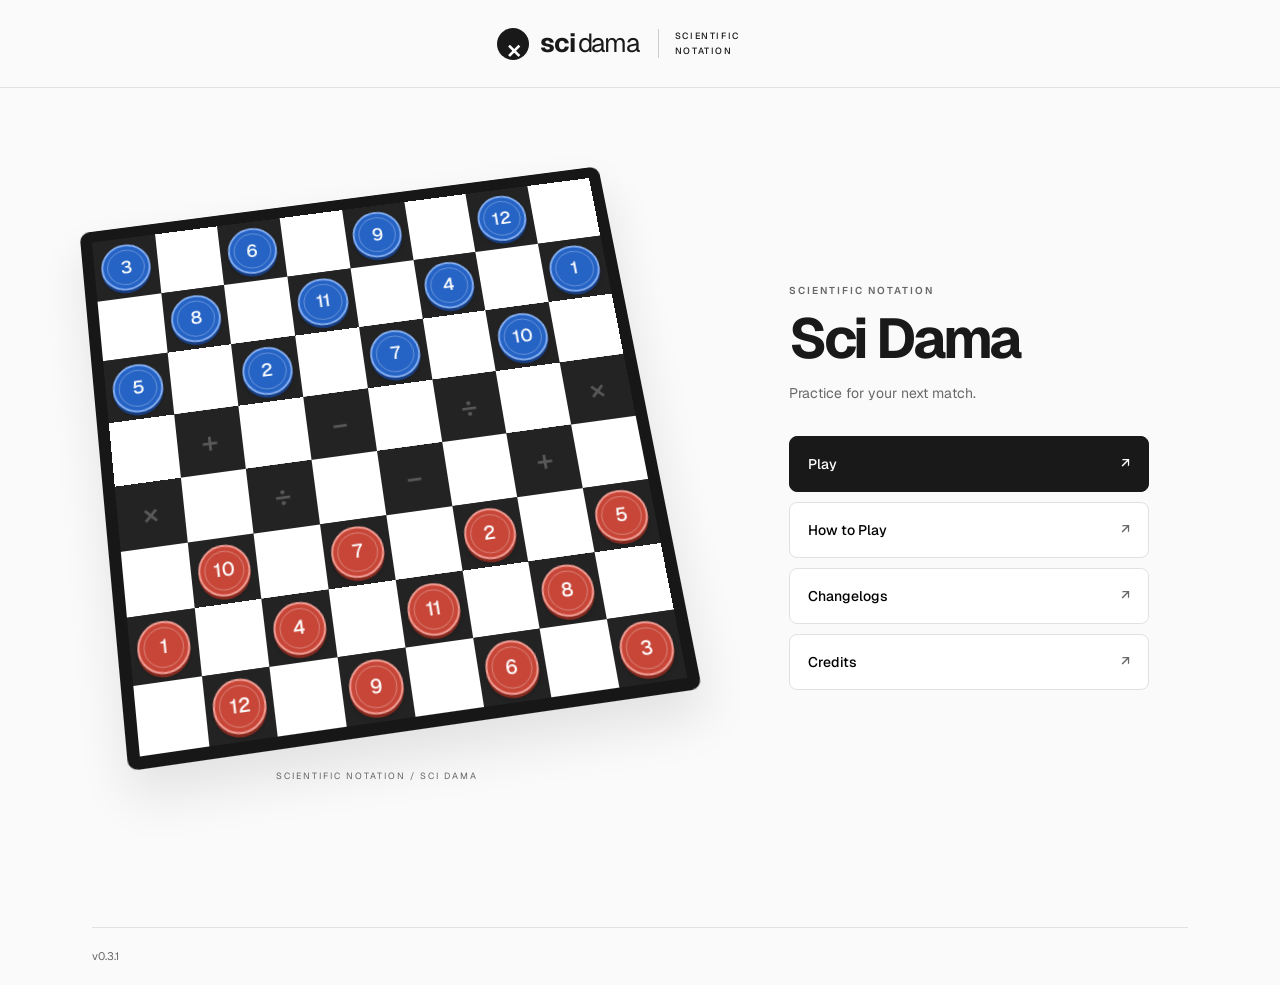
<file: index.html>
<!doctype html>
<html lang="en">
<head>
  <meta charset="UTF-8">
  <meta name="viewport" content="width=device-width, initial-scale=1">
  <meta name="theme-color" content="#fafafa">
  <meta name="description" content="Scientific-notation Sci-Dama practice for student competitors. Two players, automatic scoring, and move records.">
  <title>Sci Dama — Scientific-notation practice</title>
  <link rel="stylesheet" href="styles.css">
  <script defer src="engine.js"></script>
  <script defer src="app.js"></script>
</head>
<body>
  <header class="site-header">
    <a href="./" class="wordmark" aria-label="Sci Dama home"><span class="brand-mark">×</span> sci<span>dama</span><span class="edition">SCIENTIFIC NOTATION</span></a>
  </header>
  <main>
    <section id="home-screen" class="home-screen" aria-labelledby="menu-title">
      <div class="hero-art" aria-hidden="true"><div class="hero-board" id="hero-board"></div><span class="art-label">SCIENTIFIC NOTATION / SCI DAMA</span></div>
      <nav class="main-menu" aria-label="Main menu">
        <p class="eyebrow">SCIENTIFIC NOTATION</p><h1 id="menu-title" tabindex="-1">Sci Dama</h1><p class="menu-description">Practice for your next match.</p>
        <button class="menu-button resume-button" id="resume-button" hidden>Resume match <span aria-hidden="true">↗</span></button>
        <button class="menu-button menu-primary" id="play-button" aria-expanded="false" aria-controls="play-options">Play <span aria-hidden="true">↗</span></button>
        <div id="play-options" class="play-options" hidden>
          <fieldset><legend>Choose a mode</legend>
            <label class="mode-option"><input type="radio" name="mode" value="pvp" checked><span><strong>PvP</strong><small>2 players · Pass and play</small></span></label>
            <label class="mode-option"><input type="radio" name="mode" value="ai"><span><strong>PvAI</strong><small>Player vs computer</small></span></label>
            <label class="mode-option"><input type="radio" name="mode" value="playground"><span><strong>Playground</strong><small>Play both sides and test moves</small></span></label>
          </fieldset>
          <div id="ai-setting" class="ai-setting" hidden><label for="ai-level">Choose your opponent</label><select id="ai-level"><option value="dumbledore">Dumbledore · Easy</option><option value="joe" selected>Joe · Medium</option><option value="magnus">Magnus · Hard</option></select><p class="setup-note" id="ai-description">Looks two moves ahead for each side.</p><label for="ai-order">Your turn order</label><select id="ai-order"><option value="red" selected>First · Red</option><option value="blue">Second · Blue</option></select></div>
          <label class="timer-setting" id="timer-setting"><span>Move timer<small>1 minute each move</small></span><input id="timer-toggle" type="checkbox" role="switch"><span class="switch-state" aria-hidden="true">OFF</span></label>
          <p class="setup-note" id="timer-note">Board flips automatically after each PvP turn.</p>
          <button class="primary-button" id="start-button">Start game</button>
        </div>
        <button class="menu-button" id="rules-button">How to Play <span aria-hidden="true">↗</span></button>
        <button class="menu-button" id="changelog-button">Changelogs <span aria-hidden="true">↗</span></button>
        <button class="menu-button" id="credits-button">Credits <span aria-hidden="true">↗</span></button>
      </nav>
    </section>
    <section id="game-screen" hidden aria-label="Match">
    <div class="match-toolbar"><button class="text-button" id="menu-button">← Main menu</button><span id="mode-label">PvP · Pass and play</span><span id="move-clock" class="move-clock" role="timer" aria-label="Move time remaining" hidden>1:00</span></div>
    <div id="ai-panel" class="ai-panel" hidden><p id="ai-status" role="status" aria-live="polite"></p><button id="ai-retry" class="small-button" hidden>Retry opponent</button></div>
    <section class="game-layout" aria-label="Sci-Dama game">
      <div class="board-column">
        <div class="board-heading"><div><span class="live-dot" id="turn-dot"></span><strong id="turn-title" tabindex="-1">Red to move</strong><span id="turn-count">Turn 1</span></div><button class="small-button" id="flip-button" aria-label="Flip the board">↻ <span>Flip board</span></button></div>
        <div class="board-shell"><div id="board" class="board" role="group" aria-label="Sci-Dama board"></div><div id="rank-labels" class="rank-labels" aria-hidden="true"></div><div id="file-labels" class="file-labels" aria-hidden="true"></div></div>
        <div class="visually-hidden" id="message" role="status" aria-live="polite">Choose a red chip to begin.</div>
        <details class="chip-key"><summary>Meet your chips <span>12 values in scientific notation</span></summary><div id="chip-values"></div></details>
      </div>
      <aside class="sidebar">
        <section class="score-panel" aria-label="Live scores"><div class="section-label">THE SCOREBOARD <span>LOWER WINS</span></div><div id="scores"></div><p class="score-footnote">Running totals · Remaining chips are added at the end.</p></section>
        <section class="history-panel" aria-label="Move history"><div class="history-header"><h2>Move history</h2><span id="move-badge">0</span></div><div id="history" class="history-list"></div></section>
        <div class="game-actions"><button class="secondary-button" id="undo-button">↶ Undo turn</button><button class="secondary-button" id="export-button">↓ Save record</button><button class="secondary-button" id="finish-button">Finish & score</button><button class="secondary-button" id="new-button">New game</button></div>
        <p class="storage-error" id="save-status" role="status" hidden></p>
      </aside>
    </section>
    </section>
    <footer><span>v0.3.1</span></footer>
  </main>
  <dialog id="rules-dialog" class="info-dialog" aria-labelledby="rules-title"><div class="dialog-heading"><p class="eyebrow">THE BASICS</p><button class="close-button" data-close="rules-dialog" aria-label="Close rules">×</button></div><h2 id="rules-title">How to play</h2><p>Red starts. Play another person in PvP, the computer in PvAI, or both sides in Playground. The lower final score wins.</p><p>In PvAI, choose First (Red) or Second (Blue). Red always opens; if you choose Blue, the computer moves first. The board stays facing your side. Dumbledore deliberately chooses poor moves; Joe aims to look two moves ahead for each side; Magnus searches deeper within a thinking-time limit. Magnus is our strongest level, not guaranteed unbeatable. PvAI is untimed. Undo takes back your move and the computer’s reply.</p><ol><li><strong>Move diagonally.</strong> Ordinary chips move one square forward and capture forward or backward. A dama travels along an open diagonal.</li><li><strong>Captures are compulsory.</strong> If a dama can capture, it takes priority over every ordinary chip. Within the same class, you must take the path capturing the most pieces.</li><li><strong>Score on landing.</strong> Apply the landing square’s operation to the capturing chip’s value first and the captured chip’s value second. Each jump is scored separately using the chip’s original value.</li><li><strong>Dama changes the score.</strong> Multiply a capture result by 2 if either chip is dama, or by 4 if both are dama.</li><li><strong>Finish and compare.</strong> Add the values of each player’s remaining chips to their running total. Lower wins. A move without a capture adds no points.</li></ol><details open><summary>Practice-version decisions</summary><p>PvP flips the board after each completed turn. Playground lets you play both sides with manual board flipping. The optional PvP timer allows one minute for the entire turn, including multiple captures. Returning to the main menu pauses the timer. When time runs out, play pauses for player review; no winner is assigned automatically. Promotion occurs after the complete turn. Captured pieces are removed immediately. Equal-class, equal-count paths are both allowed. Remaining dama values are counted once. These edge cases need your review before tournament use.</p><p>Repetition does not end a game automatically. Use “Finish & score” when both players agree. Having no legal move ends play and compares final scores.</p></details><p class="numeric-note">Calculations and comparisons use exact fractions internally. The display shows up to 15 significant digits; ≈ marks a shortened result. Open a move’s calculation to see its exact value.</p><a href="https://tsoktok.blogspot.com/2011/09/dama-sci-notation.html" target="_blank" rel="noopener noreferrer">Original board and rules reference ↗</a></dialog>
  <dialog id="changelog-dialog" aria-labelledby="changelog-title"><div class="dialog-heading"><p class="eyebrow">VERSION HISTORY</p><button class="close-button" data-close="changelog-dialog" aria-label="Close changelogs">×</button></div><h2 id="changelog-title">Changelogs</h2><article class="release"><h3>v0.3.1 <small>November 16, 2026</small></h3><ul><li>Choose to move first as Red or second as Blue in PvAI.</li><li>The computer opens when you choose second; the board faces your side.</li><li>Turn order persists in saved matches and game records. Undo returns to your previous decision.</li></ul></article><article class="release"><h3>v0.3.0 <small>November 16, 2026</small></h3><ul><li>PvAI with Dumbledore, Joe, and Magnus opponents.</li><li>Local background search with exact score comparisons. No AI service or account needed.</li><li>Fixed human-facing board, decision-level undo, and resumable computer turns.</li><li>Computer thinking cancels safely when leaving, undoing, or finishing.</li><li>Bounded search strength; Magnus is the strongest level, not unbeatable.</li></ul></article><article class="release"><h3>v0.2.0 <small>November 16, 2026</small></h3><ul><li>Main menu with an animated board preview on desktop.</li><li>PvP pass and play with automatic board flipping.</li><li>Optional one-minute move timer with a pause on expiry.</li><li>Playground mode for playing both sides. PvAI marked as coming soon.</li><li>How to Play, Changelogs, and Credits in the main menu.</li><li>Black and white board, neutral background, and Geist throughout.</li><li>Version number in the footer; routine save notice removed.</li><li>Existing matches can be resumed from the menu.</li></ul></article><article class="release"><h3>v0.1.0 <small>November 16, 2026</small></h3><p>Local two-player game with exact scoring, compulsory captures, move history, save records, and undo. Initial interface refinement for student competitors.</p></article></dialog>
  <dialog id="credits-dialog" aria-labelledby="credits-title"><div class="dialog-heading"><p class="eyebrow">ABOUT THIS PROJECT</p><button class="close-button" data-close="credits-dialog" aria-label="Close credits">×</button></div><h2 id="credits-title">Credits</h2><p>This web app is developed using Codex.</p><p>Ideation by <strong>Engr. James Vincent Aves</strong>, former Sci-Dama player for:</p><ul><li>Cahagnaan Elementary School (2012–2014)</li><li>Bato School of Fisheries (2016–2019)</li></ul></dialog>
  <dialog id="timeout-dialog" aria-labelledby="timeout-title"><p class="eyebrow">MOVE TIMER</p><h2 id="timeout-title">Time is up.</h2><p id="timeout-copy"></p><p>Play is paused for review. Continue the same turn with a fresh minute, or finish and compare scores.</p><div class="dialog-actions"><button class="secondary-button" id="timeout-finish">Finish & score</button><button class="primary-button" id="timeout-continue">Continue turn</button></div></dialog>
  <dialog id="confirm-dialog" aria-labelledby="confirm-title" class="confirm-dialog"><h2 id="confirm-title"></h2><p id="confirm-copy"></p><div class="dialog-actions"><button class="secondary-button" data-close="confirm-dialog">Keep playing</button><button class="primary-button" id="confirm-action">Continue</button></div></dialog>
  <dialog id="result-dialog" class="result-dialog" aria-labelledby="result-title"><div class="dialog-heading"><p class="eyebrow">FINAL SCORES</p><button class="close-button" data-close="result-dialog" aria-label="Close result">×</button></div><h2 id="result-title"></h2><p id="result-reason"></p><div id="result-scores"></div><p class="numeric-note">Final score = running score + remaining chip values.<br>Exact values determine the winner, including close scores.</p><div class="dialog-actions"><button class="secondary-button" id="result-export">↓ Save record</button><button class="primary-button" data-close="result-dialog">Review board</button></div></dialog>
</body>
</html>
</file>
<file: styles.css>
@import url('https://fonts.googleapis.com/css2?family=Geist:wght@400;500;600;700;800&display=swap');
:root{--ink:#191919;--muted:#686868;--paper:#fafafa;--line:#e1e1e1;--green:#191919;--red:#c74638;--blue:#2563c5;--sans:Geist,system-ui,sans-serif}
*{box-sizing:border-box}
[hidden]{display:none!important}
body{margin:0;background:var(--paper);color:var(--ink);font:14px/1.5 var(--sans)}
button,input,a{font:inherit;-webkit-tap-highlight-color:transparent}
button{cursor:pointer}button:disabled{opacity:.45;cursor:default}
button:focus-visible,a:focus-visible,summary:focus-visible,input:focus-visible{outline:3px solid #3579eb;outline-offset:4px}
a{color:inherit}button{touch-action:manipulation}h1,h2,h3,p{margin-top:0}
.site-header{max-width:1280px;margin:auto;padding:24px;border-bottom:1px solid var(--line);display:flex;justify-content:center}
.wordmark{display:flex;align-items:center;gap:3px;text-decoration:none;font-size:26px;font-weight:700;letter-spacing:-1.2px}
.wordmark>span:not(.brand-mark):not(.edition){font-weight:400}
.brand-mark{background:var(--ink);color:#fff;width:32px;height:32px;border-radius:50%;display:inline-grid;place-items:center;font-size:28px;margin-right:8px;font-weight:500}
.wordmark .edition{font-size:9px;letter-spacing:1.6px;font-weight:500;border-left:1px solid #ccc;margin-left:16px;padding-left:16px;line-height:1.6;max-width:125px}
main{max-width:1160px;margin:auto;padding:0 32px}
.home-screen{min-height:calc(100svh - 160px);display:grid;grid-template-columns:1.3fr 1fr;gap:88px;align-items:center;padding:64px 0}
.hero-art{position:relative;padding:24px 10px 48px;perspective:1100px}
.hero-board{display:grid;grid-template-columns:repeat(8,1fr);aspect-ratio:1;background:#171717;border:12px solid #171717;border-radius:10px;box-shadow:0 24px 48px #00000019;transform:rotateX(12deg) rotateZ(-8deg)}
.hero-square{position:relative;display:grid;place-items:center;background:#fff;aspect-ratio:1;min-width:0;color:#999;font-size:30px;font-weight:500}
.hero-square.dark{background:#232323}.hero-square .hero-op{opacity:.45}.hero-square .piece{position:absolute;width:78%;height:78%;font-size:19px}
.art-label{display:block;margin-top:44px;text-align:center;font-size:9px;letter-spacing:2px;color:var(--muted)}
.main-menu{max-width:360px;width:100%;justify-self:center}.eyebrow{font-size:10px;letter-spacing:2px;font-weight:600;margin:0 0 12px;color:var(--muted)}
h1{font-size:56px;line-height:1.05;letter-spacing:-3px;margin:0 0 14px;font-weight:700}.menu-description{color:var(--muted);margin-bottom:32px;font-size:14px}
.menu-button{display:flex;justify-content:space-between;align-items:center;gap:16px;width:100%;min-height:56px;padding:16px 18px;margin:10px 0;border:1px solid var(--line);border-radius:8px;background:#fff;text-align:left;font-weight:500;transition:background .15s,border-color .15s}
.menu-button:hover{background:#f0f0f0;border-color:#aaa}.menu-button>span{color:var(--muted)}.menu-primary{background:#191919;color:#fff;border-color:#191919}.menu-primary>span{color:#fff}.menu-primary:hover{background:#333}.resume-button{border-color:#888}
.play-options{padding:16px;border:1px solid var(--line);border-radius:8px;background:#fff;margin-bottom:16px}fieldset{padding:0;margin:0;border:0}legend{font-size:11px;color:var(--muted);padding:0 0 8px}
.mode-option{display:flex;align-items:center;gap:12px;padding:12px 2px;cursor:pointer}.mode-option strong{font-size:13px;font-weight:600}.mode-option small,.timer-setting small{display:block;color:var(--muted);font-size:11px;margin-top:2px}.mode-option input{accent-color:var(--ink);width:18px;height:18px;margin:0;flex-shrink:0}.unavailable{opacity:.5;cursor:default}.badge{font-size:9px;font-weight:500;padding:3px 6px;border-radius:4px;background:#eee;margin-left:6px;white-space:nowrap}
.timer-setting{display:flex;align-items:center;gap:10px;border-top:1px solid var(--line);padding:16px 0;margin-top:8px;cursor:pointer;font-size:13px}.timer-setting>span:first-child{flex:1}.timer-setting input{appearance:none;width:36px;height:22px;border-radius:20px;background:#ccc;position:relative;cursor:pointer;margin:0;flex-shrink:0}.timer-setting input:before{content:'';position:absolute;width:16px;height:16px;left:3px;top:3px;background:#fff;border-radius:50%;transition:transform .15s}.timer-setting input:checked{background:#191919}.timer-setting input:checked:before{transform:translateX(14px)}.switch-state{font-size:10px;color:var(--muted);width:23px}.setup-note{font-size:11px;color:var(--muted);line-height:1.6;margin:0 0 16px}.play-options .primary-button{width:100%}
.text-button{background:none;border:0;color:var(--ink);font-size:12px;min-height:44px;padding:8px 0}.text-button:hover{text-decoration:underline}
.match-toolbar{display:flex;align-items:center;gap:18px;padding:16px 0 22px}.match-toolbar>span:not(.move-clock){font-size:11px;color:var(--muted)}.move-clock{margin-left:auto;background:#eee;border-radius:6px;padding:8px 12px;font-size:18px;font-variant-numeric:tabular-nums;font-weight:600}.move-clock.urgent{background:#fde8e6;color:#a92216}
.game-layout{display:grid;grid-template-columns:minmax(0,1.4fr) minmax(0,1fr);gap:32px;align-items:start}.board-column,.sidebar{min-width:0}
.board-heading{display:flex;align-items:center;justify-content:space-between;margin-bottom:12px;gap:10px}.board-heading strong{font-size:13px;font-weight:600}.board-heading #turn-count{font-size:11px;color:var(--muted);margin-left:12px;padding-left:12px;border-left:1px solid var(--line)}.live-dot{display:inline-block;width:8px;height:8px;border-radius:50%;background:var(--red);margin-right:7px}
.small-button{border:1px solid var(--line);background:#fff;border-radius:6px;padding:8px 12px;color:var(--muted);font-size:11px;min-height:40px}
.board-shell{background:#171717;padding:16px 16px 30px 30px;position:relative;border-radius:8px}.board{display:grid;grid-template-columns:repeat(8,minmax(0,1fr));aspect-ratio:1;border:1px solid #444}
.square{border:0;padding:0;position:relative;display:grid;place-items:center;min-width:0;container-type:inline-size;aspect-ratio:1;border-radius:0}.square.dark{background:#222;color:#e3e3e3}.square.light{background:#fff}.square:disabled{opacity:1}.square .operation{font-size:150cqw;font-weight:400;pointer-events:none;line-height:.65}.square.has-piece .operation{position:absolute;right:2px;top:2px;font-size:24cqw;color:#c4c4c4}.square.last-move{box-shadow:inset 0 0 0 3px #999}.square.selected{background:#4c4c4c;box-shadow:inset 0 0 0 3px #fff}.square.destination{background:#424242}.square.destination::after{content:'';position:absolute;width:24%;height:24%;background:#fff;border:3px solid #aaa;border-radius:50%;box-shadow:0 0 0 6px #ffffff20}
.piece{display:flex;align-items:center;justify-content:center;width:76%;height:76%;border-radius:50%;background:var(--red);color:#fff;border:2px solid #f09b92;box-shadow:0 3px 0 #84291f,0 4px 5px #0003;position:relative;pointer-events:none}.piece::before{content:'';position:absolute;inset:4px;border-radius:50%;border:1px solid #ffffff50}.piece.blue{background:var(--blue);border-color:#83adf0;box-shadow:0 3px 0 #173e83,0 4px 5px #0003}.piece-number{font-weight:600;font-size:clamp(14px,2vw,22px);position:relative}.piece.dama .piece-number{transform:translateY(3px)}.crown{position:absolute;top:1px;font-size:10px;color:#fff}
.rank-labels{position:absolute;left:0;top:16px;bottom:30px;width:30px;display:grid;grid-template-rows:repeat(8,1fr);align-items:center;text-align:center;color:#bbb;font-size:10px}.file-labels{position:absolute;bottom:0;left:30px;right:16px;height:30px;display:grid;grid-template-columns:repeat(8,1fr);align-items:center;text-align:center;color:#bbb;font-size:10px}
.chip-key{margin-top:16px;border-top:1px solid var(--line);padding:16px 0}.chip-key summary{cursor:pointer;font-size:12px;font-weight:500;min-height:28px}.chip-key summary>span{font-size:10px;color:var(--muted);float:right;font-weight:400}.chip-key #chip-values{display:grid;grid-template-columns:repeat(3,minmax(0,1fr));gap:12px 8px;padding-top:17px}.key-item{display:flex;gap:7px;align-items:center;font-size:10px;white-space:nowrap}.key-item b{border-radius:50%;background:#eee;min-width:23px;height:23px;display:grid;place-items:center;font-size:10px}
.score-panel{background:#fff;border:1px solid var(--line);border-radius:8px;padding:20px}.section-label{font-size:10px;font-weight:600;letter-spacing:1.5px;display:flex;justify-content:space-between;gap:10px;margin-bottom:18px}.section-label>span{color:#555;font-size:8px;letter-spacing:1px;background:#eee;padding:3px 6px;border-radius:3px;align-self:center}
.player-score{padding:14px 0;border-bottom:1px solid var(--line);min-width:0}.player-score:first-child{padding-top:0}.player-label{display:flex;align-items:center;gap:9px;font-size:12px;font-weight:500}.player-label small{display:block;font-weight:400;color:var(--muted);font-size:10px;margin-top:4px}.mini-piece{border-radius:50%;width:25px;height:25px;background:var(--red);border:3px double #f09b92;flex-shrink:0}.mini-piece.blue{background:var(--blue);border-color:#83adf0}.score-value{display:block;margin-top:10px;font-size:clamp(17px,1.7vw,23px);font-weight:600;font-variant-numeric:tabular-nums;overflow-wrap:anywhere;line-height:1.6}.score-value sup{font-size:.6em}.active-tag{font-size:8px;font-weight:500;background:#eee;padding:3px 5px;border-radius:3px;margin-left:5px;white-space:nowrap}.score-footnote{font-size:10px;color:var(--muted);margin:12px 0 0;line-height:1.6}
.history-panel{margin-top:24px}.history-header{display:flex;justify-content:space-between;align-items:center;margin-bottom:12px}h2{font-weight:600;letter-spacing:-.6px}.history-header h2{font-size:18px;margin:0}.history-header>span{font-size:10px;background:#eee;min-width:23px;padding:4px 6px;border-radius:4px;text-align:center}.history-list{height:224px;overflow:auto;border-top:1px solid var(--line);border-bottom:1px solid var(--line);scrollbar-width:thin;scrollbar-color:#bbb transparent}.empty-history{height:100%;display:flex;align-items:center;justify-content:center;flex-direction:column;text-align:center;color:var(--muted);gap:10px;padding:16px}.empty-history .empty-symbol{font-size:28px;color:#888}.empty-history strong{font-size:12px;font-weight:500}.empty-history p{font-size:11px;line-height:1.8;margin:0}.move-row{padding:12px 0;border-bottom:1px solid var(--line)}.move-row:last-child{border-bottom:0}.move-summary{display:flex;justify-content:space-between;align-items:start;gap:10px}.move-label{font-size:11px;line-height:1.8;min-width:0}.move-label b{font-weight:500}.move-index{color:var(--muted);margin-right:6px}.tiny-dot{display:inline-block;width:6px;height:6px;background:var(--red);border-radius:50%;margin-right:5px}.tiny-dot.blue{background:var(--blue)}.move-path{font-size:10px;color:var(--muted);display:block;margin-left:20px;overflow-wrap:anywhere}.move-score{text-align:right;font-size:12px;line-height:1.8;overflow-wrap:anywhere;max-width:60%;min-width:0}.move-score small{display:block;font-size:9px;color:var(--muted)}.move-row details{font-size:11px;color:#555;margin:7px 0 0 20px}.move-row summary{cursor:pointer;min-height:28px}.calculation{margin-top:9px;line-height:1.8;overflow-wrap:anywhere}.exact{display:block;overflow-wrap:anywhere;color:var(--muted);font-size:10px;font-variant-numeric:tabular-nums}
.game-actions{display:grid;grid-template-columns:1fr 1fr;gap:8px;margin-top:18px}.secondary-button,.primary-button{border:1px solid #d1d1d1;border-radius:6px;padding:12px 16px;color:var(--ink);background:#fff;font-size:12px;font-weight:500;min-height:44px}.secondary-button:hover:not(:disabled){background:#eee}.primary-button{background:var(--ink);color:#fff;border-color:var(--ink)}.primary-button:hover{background:#333}.storage-error{font-size:12px;color:#a92216;margin-top:12px}
footer{border-top:1px solid var(--line);padding:20px 0;margin-top:32px;font-size:11px;color:var(--muted)}
dialog{border:1px solid var(--line);border-radius:12px;background:#fff;color:var(--ink);padding:28px;width:calc(100% - 32px);max-width:580px;max-height:85dvh;overflow:auto;box-shadow:0 25px 100px #0003}dialog::backdrop{background:#0007;backdrop-filter:blur(3px)}dialog h2{font-size:28px;margin:0 0 16px;line-height:1.2}dialog p,dialog li{font-size:13px;line-height:1.8;color:#555}dialog ol,dialog ul{padding-left:20px}dialog li{padding-left:4px;margin:8px 0}dialog details{background:#f5f5f5;border-radius:6px;padding:14px;margin-top:18px}dialog summary{font-size:12px;font-weight:500;cursor:pointer}dialog a{font-size:12px}.dialog-heading{display:flex;justify-content:space-between;align-items:center;margin-bottom:12px}.dialog-heading .eyebrow{margin:0}.close-button{border:0;background:transparent;color:var(--ink);font-size:25px;line-height:1;min-width:44px;min-height:44px}.dialog-actions{display:flex;justify-content:flex-end;flex-wrap:wrap;gap:10px;margin-top:22px}.numeric-note{font-size:11px!important;color:var(--muted)}.result-card{border:1px solid var(--line);padding:16px;border-radius:6px;margin:12px 0}.result-card.winner{background:#f3f3f3;border-color:#888}.result-card h3{margin:0 0 10px;font-size:13px}.result-line{display:flex;justify-content:space-between;gap:12px;font-size:11px;line-height:2}.result-line>span:last-child{text-align:right;overflow-wrap:anywhere;min-width:0;max-width:65%}.result-line.total{border-top:1px solid var(--line);margin-top:8px;padding-top:8px;font-weight:600;font-size:13px}.release{border-top:1px solid var(--line);padding-top:20px;margin-top:20px}.release h3{font-size:16px}.release small{display:block;color:var(--muted);font-size:11px;font-weight:400;margin-top:5px}
.visually-hidden{position:absolute;width:1px;height:1px;padding:0;margin:-1px;overflow:hidden;clip-path:inset(50%);white-space:nowrap;border:0}
@media(min-width:1250px){.game-layout{grid-template-columns:600px minmax(0,1fr)}}
@media(max-width:900px){.home-screen{gap:36px}.hero-art{padding-left:12px}h1{font-size:48px}.game-layout{gap:24px;grid-template-columns:minmax(0,1.2fr) minmax(0,1fr)}.score-panel{padding:16px}.chip-key #chip-values{grid-template-columns:repeat(2,minmax(0,1fr))}}
@media(max-width:650px){.site-header{padding:18px 20px}.wordmark{font-size:24px}.wordmark .edition{font-size:8px;letter-spacing:1px;margin-left:10px;padding-left:10px;max-width:90px}.brand-mark{width:29px;height:29px;font-size:25px}main{padding:0 18px}.home-screen{display:flex;justify-content:center;align-items:center;padding:40px 0;min-height:calc(100svh - 150px)}.hero-art{display:none}.main-menu{max-width:380px}h1{font-size:48px}.menu-description{margin-bottom:26px}.menu-button{min-height:56px}.game-layout{grid-template-columns:1fr;gap:20px}.match-toolbar{gap:12px;padding-bottom:16px;flex-wrap:wrap}.match-toolbar>span:not(.move-clock){font-size:10px}.move-clock{font-size:16px;padding:6px 10px}.board-heading{margin-bottom:10px}.board-shell{padding:12px 12px 26px 26px}.rank-labels{top:12px;bottom:26px;width:26px}.file-labels{left:26px;right:12px;height:26px}.piece-number{font-size:clamp(13px,4vw,24px)}.crown{font-size:9px}.chip-key{margin-top:12px;padding:13px 0 0}.chip-key #chip-values{grid-template-columns:repeat(3,minmax(0,1fr))}.score-panel{padding:16px}#scores{display:grid;grid-template-columns:minmax(0,1fr) minmax(0,1fr);gap:12px}.player-score{padding:0;border:0}.player-score+.player-score{padding-left:12px;border-left:1px solid var(--line)}.player-label{font-size:11px;gap:7px}.score-value{font-size:clamp(13px,3.8vw,22px);margin-top:12px}.section-label{margin-bottom:15px}.score-footnote{border-top:1px solid var(--line);padding-top:10px}.square:focus-visible{outline-offset:-3px;z-index:1}.small-button{min-height:40px}footer{margin-top:24px}dialog{padding:22px}.active-tag{font-size:7px;margin-left:3px}}
@media(max-width:380px){.chip-key #chip-values{grid-template-columns:repeat(2,minmax(0,1fr))}.chip-key summary>span{font-size:9px}.player-label{gap:5px}.mini-piece{width:21px;height:21px}.active-tag{display:inline-block;margin-left:0}.board-heading #turn-count{margin-left:8px;padding-left:8px}}
@media(prefers-reduced-motion:no-preference){.hero-board{animation:board-drift 8s ease-in-out infinite}.hero-square.demo-move .piece{animation:demo-move 6s ease-in-out infinite}@keyframes board-drift{0%,100%{transform:rotateX(12deg) rotateZ(-8deg) translateY(0)}50%{transform:rotateX(8deg) rotateZ(-5deg) translateY(-10px)}}@keyframes demo-move{0%,20%,85%,100%{transform:translate(0,0)}40%,65%{transform:translate(128%,-128%)}}}

.ai-setting{border-top:1px solid var(--line);padding-top:14px;margin-top:10px}.ai-setting label{display:block;font-size:11px;color:var(--muted);margin-bottom:8px}.ai-setting select{width:100%;font:inherit;min-height:44px;padding:10px;border:1px solid #ccc;border-radius:6px;background:#fff;color:var(--ink);margin-bottom:10px}.ai-panel{display:flex;align-items:center;justify-content:space-between;gap:12px;padding:12px 16px;border:1px solid var(--line);border-radius:8px;background:#fff;margin-bottom:20px}.ai-panel p{font-size:12px;margin:0}.ai-panel .small-button{flex-shrink:0}select:focus-visible{outline:3px solid #3579eb;outline-offset:3px}
</file>
